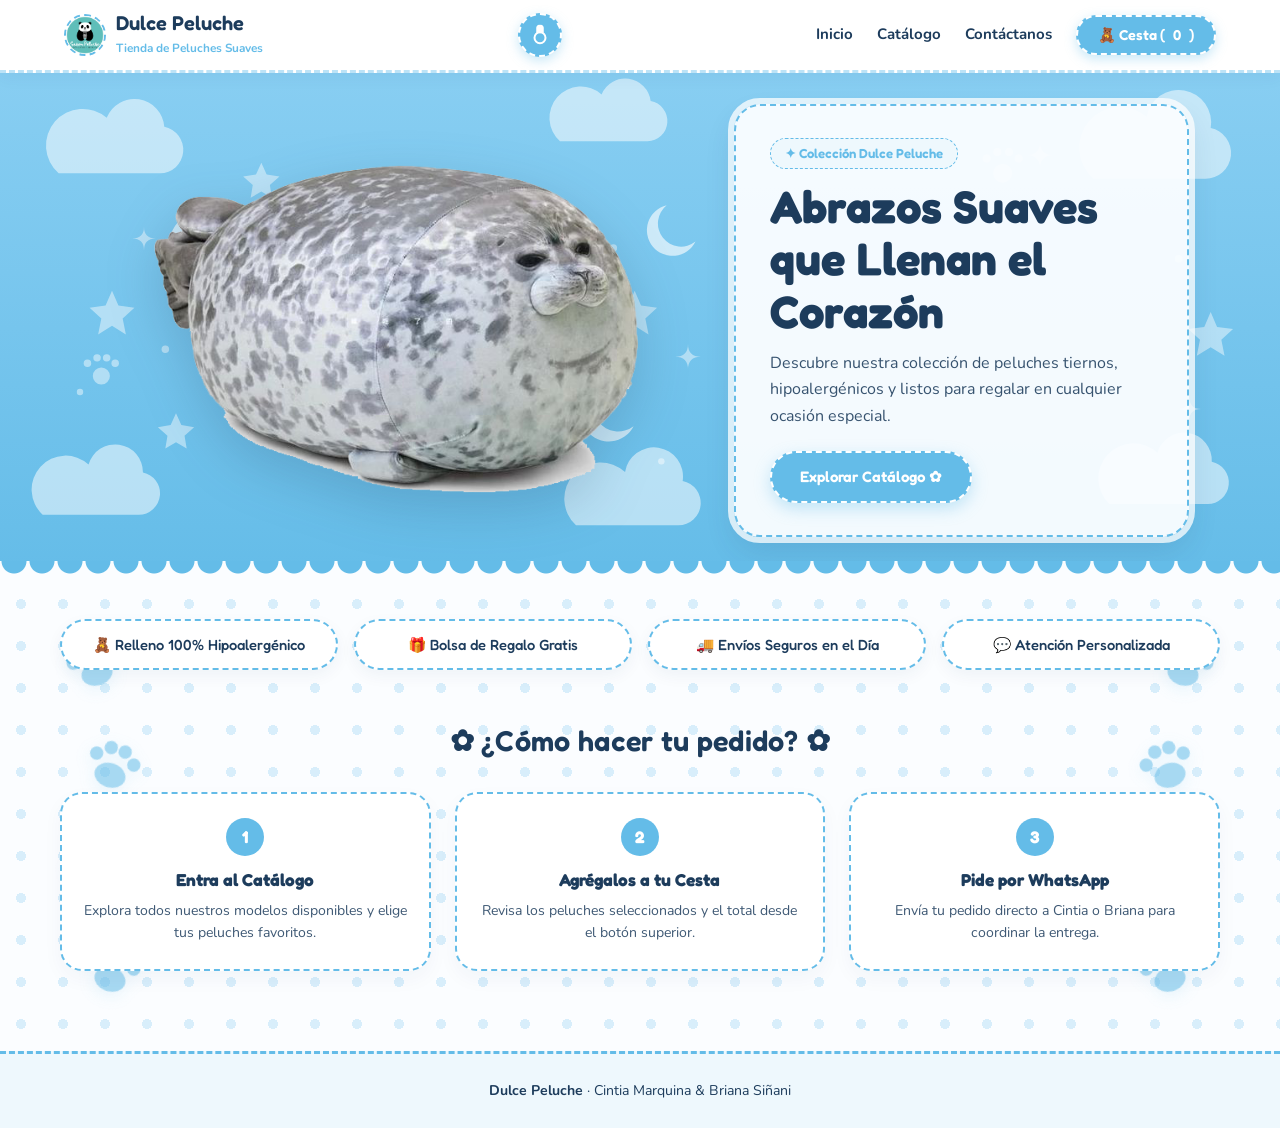
<file: index.html>
<!DOCTYPE html>
<html lang="es">
<head>
  <meta charset="UTF-8" />
  <meta name="viewport" content="width=device-width, initial-scale=1.0" />
  <title>Dulce Peluche | Tienda de Peluches Suaves</title>
  <link rel="icon" href="img/logo.png" type="image/png" />
  <link rel="preconnect" href="https://fonts.googleapis.com">
  <link rel="preconnect" href="https://fonts.gstatic.com" crossorigin>
  <link href="https://fonts.googleapis.com/css2?family=Fredoka:wght@500;600;700&family=Nunito:wght@500;600;700;800&display=swap" rel="stylesheet">
  <link rel="stylesheet" href="css/style.css" />
</head>
<body>

  <!-- BARRA SUPERIOR CON ENCAJE -->
  <header>
    <div class="nav-container">
      <a href="index.html" class="brand">
        <div class="brand-icon">
          <img src="img/logo.png" alt="Logo Dulce Peluche" />
        </div>
        <div>
          <span class="brand-name">Dulce Peluche</span>
          <span class="brand-sub">Tienda de Peluches Suaves</span>
        </div>
      </a>

      <div class="center-emblem" title="Dulce Peluche">
        <svg width="22" height="22" viewBox="0 0 24 24" fill="none" stroke="white" stroke-width="2.2" stroke-linecap="round">
          <path d="M9 9V4a2 2 0 1 1 4 0v5M15 9V4a2 2 0 1 0-4 0v5"/>
          <circle cx="12" cy="15" r="6"/>
        </svg>
      </div>

      <ul class="nav-links" style="display: flex;">
        <li><a href="index.html">Inicio</a></li>
        <li><a href="page/catalogo.html">Catálogo</a></li>
        <li><a href="page/contactame.html">Contáctanos</a></li>
        <li>
          <button class="btn-cart" onclick="toggleCart()">
            🧸 Cesta (<span id="cart-count">0</span>)
          </button>
        </li>
      </ul>
    </div>
  </header>

  <!-- HERO BANNER CELESTE CON NUBES, LUNA, ESTRELLAS Y FOCA GIGANTE -->
  <section class="hero">
    <svg class="hero-doodles" viewBox="0 0 1200 500" preserveAspectRatio="xMidYMid slice" aria-hidden="true">
      <!-- NUBES BLANCAS ESPONJOSAS -->
      <g fill="#ffffff" opacity="0.52">
        <path d="M55 105h95a22 22 0 0 0 4-43.6A28 28 0 0 0 100 53a24 24 0 0 0-45 52z"/>
        <path d="M525 75h82a19 19 0 0 0 3-37.7A24 24 0 0 0 564 31a21 21 0 0 0-39 44z"/>
        <path d="M1025 110h105a24 24 0 0 0 5-47.5A30 30 0 0 0 1075 52a26 26 0 0 0-50 58z"/>
        <path d="M40 425h90a20 20 0 0 0 4-39.6A26 26 0 0 0 83 378a22 22 0 0 0-43 47z"/>
        <path d="M540 435h96a21 21 0 0 0 4-41.6A27 27 0 0 0 586 385a23 23 0 0 0-46 50z"/>
        <path d="M1040 415h92a20 20 0 0 0 4-39.6A26 26 0 0 0 1085 367a22 22 0 0 0-45 48z"/>
      </g>

      <!-- LUNA CRECIENTE GRANDE AL LADO DE LA FOCA Y OTRA A LA DERECHA -->
      <g fill="#ffffff" opacity="0.62">
        <!-- Luna principal arriba izquierda de la foca -->
        <path d="M185 140a34 34 0 1 0 38 48 27 27 0 1 1-38-48z"/>
        <!-- Luna secundaria al centro-derecha -->
        <path d="M625 135a24 24 0 1 0 27 34 19 19 0 1 1-27-34z"/>
        <!-- Luna abajo entre la foca y la tarjeta -->
        <path d="M565 305a26 26 0 1 0 29 37 21 21 0 1 1-29-37z"/>
      </g>

      <!-- ESTRELLITAS, DESTELLOS Y HUELLITAS REPARTIDAS -->
      <g fill="#ffffff" opacity="0.45">
        <!-- Estrellas de 5 puntas -->
        <polygon points="105,215 111,229 126,231 115,241 118,256 105,248 92,256 95,241 84,231 99,229"/>
        <polygon points="245,95 250,106 262,108 253,116 255,128 245,122 235,128 237,116 228,108 240,106"/>
        <polygon points="595,215 601,229 616,231 605,241 608,256 595,248 582,256 585,241 574,231 589,229"/>
        <polygon points="1135,235 1141,249 1156,251 1145,261 1148,276 1135,268 1122,276 1125,261 1114,251 1129,249"/>
        <polygon points="165,330 170,341 182,343 173,351 175,363 165,357 155,363 157,351 148,343 160,341"/>

        <!-- Destellos brillantes (4 puntas) -->
        <path d="M235 200 Q235 215 250 215 Q235 215 235 230 Q235 215 220 215 Q235 215 235 200 Z"/>
        <path d="M135 155 Q135 166 146 166 Q135 166 135 177 Q135 166 124 166 Q135 166 135 155 Z"/>
        <path d="M645 265 Q645 277 657 277 Q645 277 645 289 Q645 277 633 277 Q645 277 645 265 Z"/>
        <path d="M975 75 Q975 88 988 88 Q975 88 975 101 Q975 88 962 88 Q975 88 975 75 Z"/>
        <path d="M1115 315 Q1115 326 1126 326 Q1115 326 1115 337 Q1115 326 1104 326 Q1115 326 1115 315 Z"/>

        <!-- Puntitos de estrellas lejanas -->
        <circle cx="155" cy="270" r="3.5"/>
        <circle cx="220" cy="145" r="3"/>
        <circle cx="575" cy="175" r="3.5"/>
        <circle cx="620" cy="375" r="3"/>
        <circle cx="1105" cy="185" r="3.5"/>
        <circle cx="75" cy="310" r="3"/>

        <!-- Huellitas cute -->
        <circle cx="95" cy="295" r="8"/><circle cx="82" cy="283" r="3.5"/><circle cx="91" cy="278" r="3.5"/><circle cx="100" cy="278" r="3.5"/><circle cx="108" cy="283" r="3.5"/>
        <circle cx="940" cy="105" r="9"/><circle cx="925" cy="91" r="4"/><circle cx="935" cy="85" r="4"/><circle cx="946" cy="85" r="4"/><circle cx="955" cy="91" r="4"/>
      </g>
    </svg>

    <div class="hero-content">
      <div class="hero-image-box">
        <img src="img/985e0abb432506d3842e09fe91f158cc.png" alt="Foca Peluche Suave" />
      </div>

      <div class="hero-text-card">
        <span class="hero-badge">✦ Colección Dulce Peluche</span>
        <h1>Abrazos Suaves que Llenan el Corazón</h1>
        <p>Descubre nuestra colección de peluches tiernos, hipoalergénicos y listos para regalar en cualquier ocasión especial.</p>
        <a href="page/catalogo.html" class="hero-btn">Explorar Catálogo ✿</a>
      </div>
    </div>

    <div class="lace-divider"></div>
  </section>

  <!-- CONTENIDO PRINCIPAL -->
  <main class="page-wrapper">

    <!-- DECORACIÓN LATERAL IZQUIERDA -->
    <div class="side-doodles side-left" aria-hidden="true">
      <div class="doodle-row">
        <svg class="doodle-paw tilt-left" viewBox="0 0 64 64"><ellipse cx="32" cy="40" rx="13" ry="10"/><circle cx="16" cy="26" r="5.5"/><circle cx="26" cy="18" r="5.5"/><circle cx="38" cy="18" r="5.5"/><circle cx="48" cy="26" r="5.5"/></svg>
        <svg class="doodle-sym tilt-right" viewBox="0 0 64 64"><path d="M32 54S10 40 10 24a12 12 0 0 1 22-6.5A12 12 0 0 1 54 24c0 16-22 30-22 30z"/></svg>
      </div>
      <div class="doodle-row shift-in">
        <svg class="doodle-sym tilt-left" viewBox="0 0 64 64"><polygon points="32,6 39,23 58,25 44,37 48,56 32,46 16,56 20,37 6,25 25,23"/></svg>
        <svg class="doodle-paw tilt-right" viewBox="0 0 64 64"><ellipse cx="32" cy="40" rx="13" ry="10"/><circle cx="16" cy="26" r="5.5"/><circle cx="26" cy="18" r="5.5"/><circle cx="38" cy="18" r="5.5"/><circle cx="48" cy="26" r="5.5"/></svg>
      </div>
      <div class="doodle-row">
        <svg class="doodle-paw tilt-left" viewBox="0 0 64 64"><ellipse cx="32" cy="40" rx="13" ry="10"/><circle cx="16" cy="26" r="5.5"/><circle cx="26" cy="18" r="5.5"/><circle cx="38" cy="18" r="5.5"/><circle cx="48" cy="26" r="5.5"/></svg>
        <svg class="doodle-sym tilt-right" viewBox="0 0 64 64"><path d="M18 46h28a10 10 0 0 0 2-19.8A13 13 0 0 0 23 23a11 11 0 0 0-5 23z"/></svg>
      </div>
      <div class="doodle-row shift-in">
        <svg class="doodle-sym tilt-left" viewBox="0 0 64 64"><path d="M32 54S10 40 10 24a12 12 0 0 1 22-6.5A12 12 0 0 1 54 24c0 16-22 30-22 30z"/></svg>
        <svg class="doodle-paw tilt-right" viewBox="0 0 64 64"><ellipse cx="32" cy="40" rx="13" ry="10"/><circle cx="16" cy="26" r="5.5"/><circle cx="26" cy="18" r="5.5"/><circle cx="38" cy="18" r="5.5"/><circle cx="48" cy="26" r="5.5"/></svg>
      </div>
    </div>

    <!-- DECORACIÓN LATERAL DERECHA -->
    <div class="side-doodles side-right" aria-hidden="true">
      <div class="doodle-row">
        <svg class="doodle-sym tilt-left" viewBox="0 0 64 64"><polygon points="32,6 39,23 58,25 44,37 48,56 32,46 16,56 20,37 6,25 25,23"/></svg>
        <svg class="doodle-paw tilt-right" viewBox="0 0 64 64"><ellipse cx="32" cy="40" rx="13" ry="10"/><circle cx="16" cy="26" r="5.5"/><circle cx="26" cy="18" r="5.5"/><circle cx="38" cy="18" r="5.5"/><circle cx="48" cy="26" r="5.5"/></svg>
      </div>
      <div class="doodle-row shift-out">
        <svg class="doodle-paw tilt-left" viewBox="0 0 64 64"><ellipse cx="32" cy="40" rx="13" ry="10"/><circle cx="16" cy="26" r="5.5"/><circle cx="26" cy="18" r="5.5"/><circle cx="38" cy="18" r="5.5"/><circle cx="48" cy="26" r="5.5"/></svg>
        <svg class="doodle-sym tilt-right" viewBox="0 0 64 64"><path d="M32 54S10 40 10 24a12 12 0 0 1 22-6.5A12 12 0 0 1 54 24c0 16-22 30-22 30z"/></svg>
      </div>
      <div class="doodle-row">
        <svg class="doodle-sym tilt-left" viewBox="0 0 64 64"><path d="M18 46h28a10 10 0 0 0 2-19.8A13 13 0 0 0 23 23a11 11 0 0 0-5 23z"/></svg>
        <svg class="doodle-paw tilt-right" viewBox="0 0 64 64"><ellipse cx="32" cy="40" rx="13" ry="10"/><circle cx="16" cy="26" r="5.5"/><circle cx="26" cy="18" r="5.5"/><circle cx="38" cy="18" r="5.5"/><circle cx="48" cy="26" r="5.5"/></svg>
      </div>
      <div class="doodle-row shift-out">
        <svg class="doodle-paw tilt-left" viewBox="0 0 64 64"><ellipse cx="32" cy="40" rx="13" ry="10"/><circle cx="16" cy="26" r="5.5"/><circle cx="26" cy="18" r="5.5"/><circle cx="38" cy="18" r="5.5"/><circle cx="48" cy="26" r="5.5"/></svg>
        <svg class="doodle-sym tilt-right" viewBox="0 0 64 64"><polygon points="32,6 39,23 58,25 44,37 48,56 32,46 16,56 20,37 6,25 25,23"/></svg>
      </div>
    </div>

    <!-- BARRITA DE BENEFICIOS -->
    <section class="perks-bar">
      <div class="perk-pill">🧸 Relleno 100% Hipoalergénico</div>
      <div class="perk-pill">🎁 Bolsa de Regalo Gratis</div>
      <div class="perk-pill">🚚 Envíos Seguros en el Día</div>
      <div class="perk-pill">💬 Atención Personalizada</div>
    </section>

    <!-- PASOS PARA PEDIR -->
    <section class="steps-section" style="margin-bottom: 0;">
      <h2 class="section-title">✿ ¿Cómo hacer tu pedido? ✿</h2>
      <div class="steps-grid">
        <div class="step-card">
          <span class="step-num">1</span>
          <h3>Entra al Catálogo</h3>
          <p>Explora todos nuestros modelos disponibles y elige tus peluches favoritos.</p>
        </div>
        <div class="step-card">
          <span class="step-num">2</span>
          <h3>Agrégalos a tu Cesta</h3>
          <p>Revisa los peluches seleccionados y el total desde el botón superior.</p>
        </div>
        <div class="step-card">
          <span class="step-num">3</span>
          <h3>Pide por WhatsApp</h3>
          <p>Envía tu pedido directo a Cintia o Briana para coordinar la entrega.</p>
        </div>
      </div>
    </section>

  </main>

  <!-- MODAL CARRITO -->
  <div class="cart-modal" id="cart-modal">
    <div class="cart-box">
      <div class="cart-header">
        <h3>🧸 Tu Cesta</h3>
        <button class="btn-close-modal" onclick="toggleCart()">✕</button>
      </div>
      <div class="cart-items" id="cart-items"></div>
      <div class="cart-total">
        <span>Total:</span>
        <span id="cart-total">Bs. 0</span>
      </div>
      <p class="cart-wa-label">Enviar pedido por WhatsApp a:</p>
      <div class="cart-wa-buttons">
        <button class="btn-whatsapp" onclick="sendWhatsApp('59163397495', 'Cintia')">💬 Cintia</button>
        <button class="btn-whatsapp alt" onclick="sendWhatsApp('59164550630', 'Briana')">💬 Briana</button>
      </div>
    </div>
  </div>

  <footer>
    <p><strong>Dulce Peluche</strong> · Cintia Marquina & Briana Siñani</p>
  </footer>

  <script src="js/main.js"></script>
  <script src="js/rutas.js"></script>
</body>
</html>
</file>
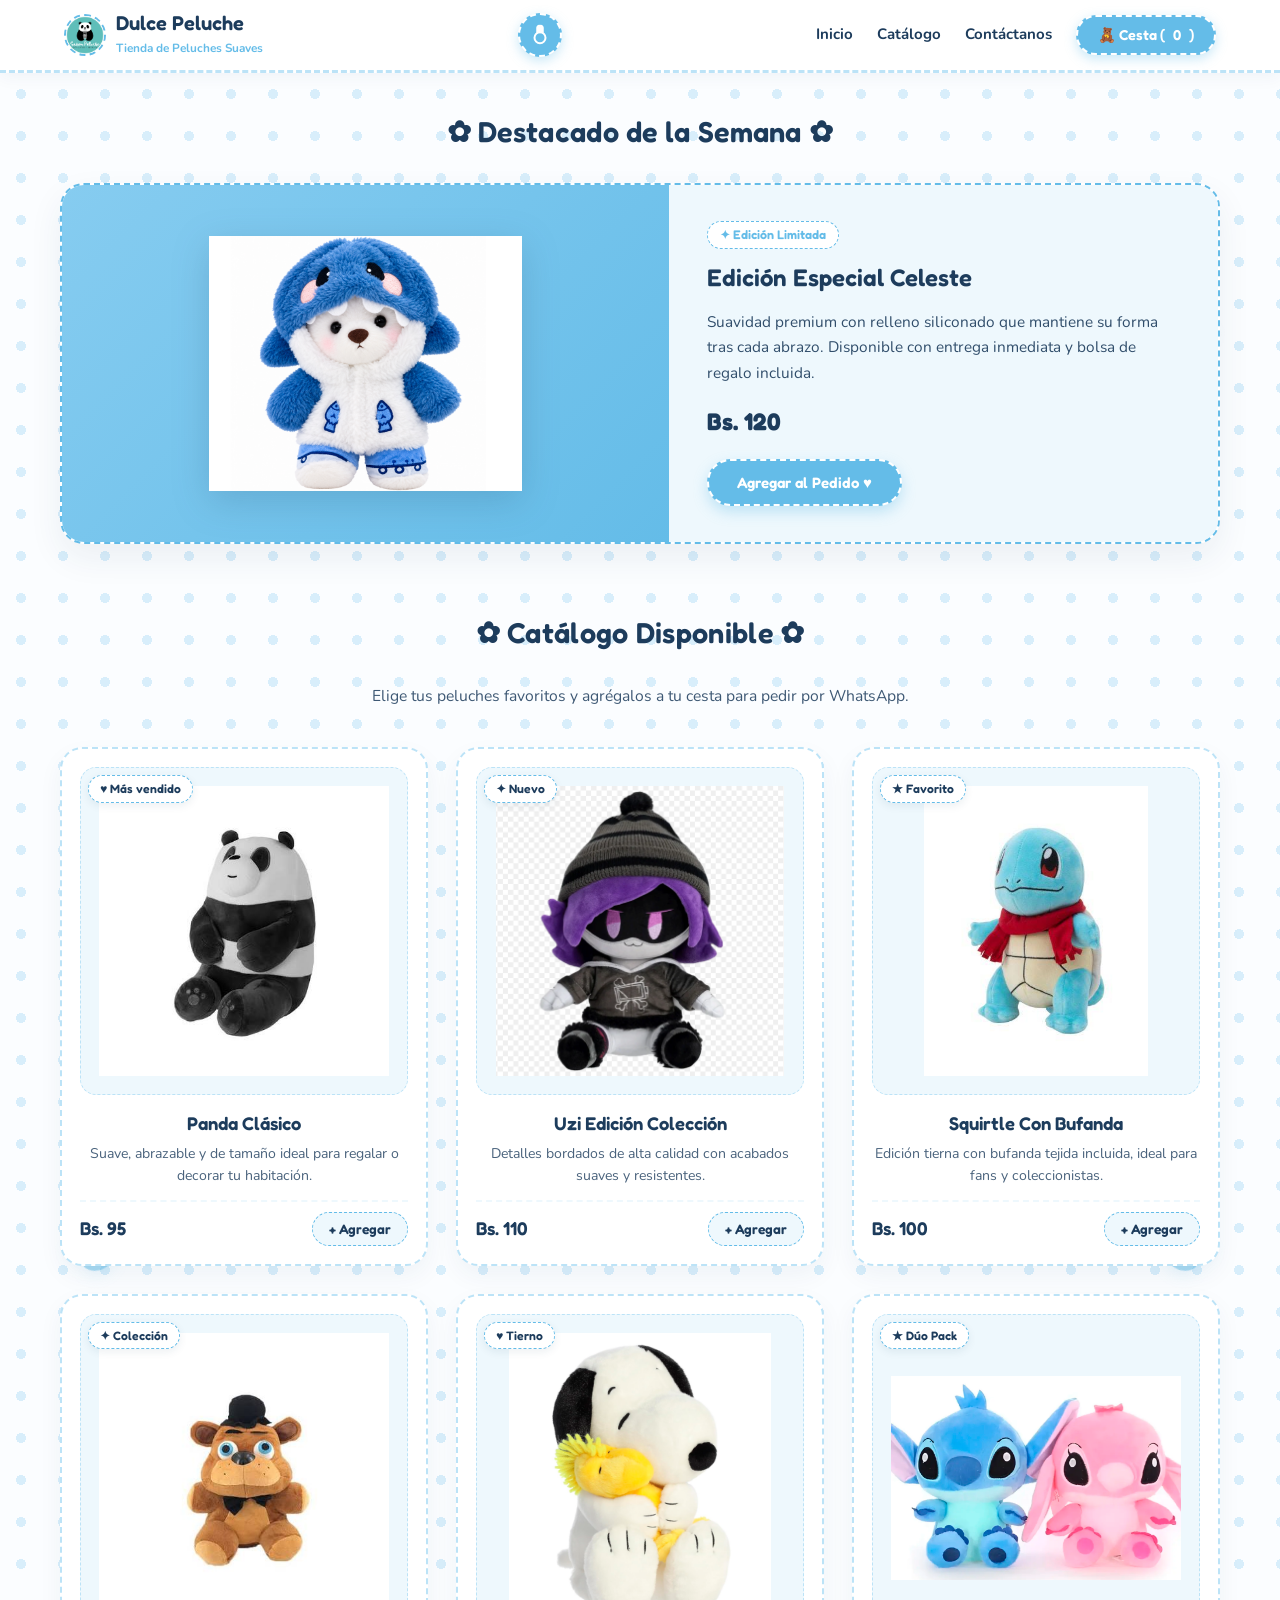
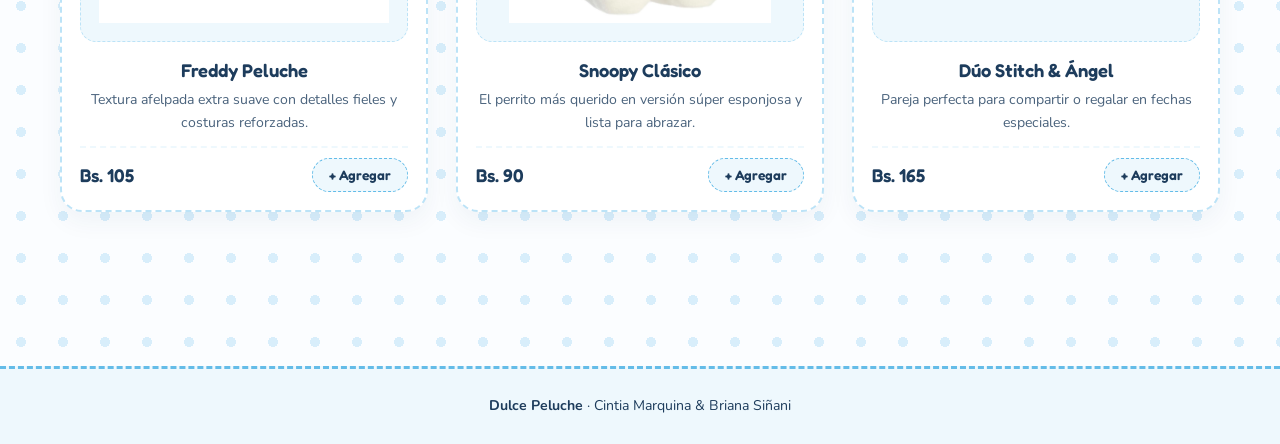
<file: page/catalogo.html>
<!DOCTYPE html>
<html lang="es">
<head>
  <meta charset="UTF-8" />
  <meta name="viewport" content="width=device-width, initial-scale=1.0" />
  <title>Catálogo | Dulce Peluche</title>
  <link rel="icon" href="../img/logo.png" type="image/png" />
  <link rel="preconnect" href="https://fonts.googleapis.com">
  <link rel="preconnect" href="https://fonts.gstatic.com" crossorigin>
  <link href="https://fonts.googleapis.com/css2?family=Fredoka:wght@500;600;700&family=Nunito:wght@500;600;700;800&display=swap" rel="stylesheet">
  <link rel="stylesheet" href="../css/style.css" />
</head>
<body>

  <!-- BARRA SUPERIOR CON ENCAJE -->
  <header>
    <div class="nav-container">
      <a href="../index.html" class="brand">
        <div class="brand-icon">
          <img src="../img/logo.png" alt="Logo Dulce Peluche" />
        </div>
        <div>
          <span class="brand-name">Dulce Peluche</span>
          <span class="brand-sub">Tienda de Peluches Suaves</span>
        </div>
      </a>

      <div class="center-emblem" title="Dulce Peluche">
        <svg width="22" height="22" viewBox="0 0 24 24" fill="none" stroke="white" stroke-width="2.2" stroke-linecap="round">
          <path d="M9 9V4a2 2 0 1 1 4 0v5M15 9V4a2 2 0 1 0-4 0v5"/>
          <circle cx="12" cy="15" r="6"/>
        </svg>
      </div>

      <ul class="nav-links" style="display: flex;">
        <li><a href="../index.html">Inicio</a></li>
        <li><a href="catalogo.html">Catálogo</a></li>
        <li><a href="contactame.html">Contáctanos</a></li>
        <li>
          <button class="btn-cart" onclick="toggleCart()">
            🧸 Cesta (<span id="cart-count">0</span>)
          </button>
        </li>
      </ul>
    </div>
  </header>

  <main class="page-wrapper">

    <!-- DECORACIÓN LATERAL IZQUIERDA -->
    <div class="side-doodles side-left" aria-hidden="true">
      <div class="doodle-row">
        <svg class="doodle-paw tilt-left" viewBox="0 0 64 64"><ellipse cx="32" cy="40" rx="13" ry="10"/><circle cx="16" cy="26" r="5.5"/><circle cx="26" cy="18" r="5.5"/><circle cx="38" cy="18" r="5.5"/><circle cx="48" cy="26" r="5.5"/></svg>
        <svg class="doodle-sym tilt-right" viewBox="0 0 64 64"><path d="M32 54S10 40 10 24a12 12 0 0 1 22-6.5A12 12 0 0 1 54 24c0 16-22 30-22 30z"/></svg>
      </div>
      <div class="doodle-row shift-in">
        <svg class="doodle-sym tilt-left" viewBox="0 0 64 64"><polygon points="32,6 39,23 58,25 44,37 48,56 32,46 16,56 20,37 6,25 25,23"/></svg>
        <svg class="doodle-paw tilt-right" viewBox="0 0 64 64"><ellipse cx="32" cy="40" rx="13" ry="10"/><circle cx="16" cy="26" r="5.5"/><circle cx="26" cy="18" r="5.5"/><circle cx="38" cy="18" r="5.5"/><circle cx="48" cy="26" r="5.5"/></svg>
      </div>
      <div class="doodle-row">
        <svg class="doodle-paw tilt-left" viewBox="0 0 64 64"><ellipse cx="32" cy="40" rx="13" ry="10"/><circle cx="16" cy="26" r="5.5"/><circle cx="26" cy="18" r="5.5"/><circle cx="38" cy="18" r="5.5"/><circle cx="48" cy="26" r="5.5"/></svg>
        <svg class="doodle-sym tilt-right" viewBox="0 0 64 64"><path d="M18 46h28a10 10 0 0 0 2-19.8A13 13 0 0 0 23 23a11 11 0 0 0-5 23z"/></svg>
      </div>
      <div class="doodle-row shift-in">
        <svg class="doodle-sym tilt-left" viewBox="0 0 64 64"><path d="M32 54S10 40 10 24a12 12 0 0 1 22-6.5A12 12 0 0 1 54 24c0 16-22 30-22 30z"/></svg>
        <svg class="doodle-paw tilt-right" viewBox="0 0 64 64"><ellipse cx="32" cy="40" rx="13" ry="10"/><circle cx="16" cy="26" r="5.5"/><circle cx="26" cy="18" r="5.5"/><circle cx="38" cy="18" r="5.5"/><circle cx="48" cy="26" r="5.5"/></svg>
      </div>
    </div>

    <!-- DECORACIÓN LATERAL DERECHA -->
    <div class="side-doodles side-right" aria-hidden="true">
      <div class="doodle-row">
        <svg class="doodle-sym tilt-left" viewBox="0 0 64 64"><polygon points="32,6 39,23 58,25 44,37 48,56 32,46 16,56 20,37 6,25 25,23"/></svg>
        <svg class="doodle-paw tilt-right" viewBox="0 0 64 64"><ellipse cx="32" cy="40" rx="13" ry="10"/><circle cx="16" cy="26" r="5.5"/><circle cx="26" cy="18" r="5.5"/><circle cx="38" cy="18" r="5.5"/><circle cx="48" cy="26" r="5.5"/></svg>
      </div>
      <div class="doodle-row shift-out">
        <svg class="doodle-paw tilt-left" viewBox="0 0 64 64"><ellipse cx="32" cy="40" rx="13" ry="10"/><circle cx="16" cy="26" r="5.5"/><circle cx="26" cy="18" r="5.5"/><circle cx="38" cy="18" r="5.5"/><circle cx="48" cy="26" r="5.5"/></svg>
        <svg class="doodle-sym tilt-right" viewBox="0 0 64 64"><path d="M32 54S10 40 10 24a12 12 0 0 1 22-6.5A12 12 0 0 1 54 24c0 16-22 30-22 30z"/></svg>
      </div>
      <div class="doodle-row">
        <svg class="doodle-sym tilt-left" viewBox="0 0 64 64"><path d="M18 46h28a10 10 0 0 0 2-19.8A13 13 0 0 0 23 23a11 11 0 0 0-5 23z"/></svg>
        <svg class="doodle-paw tilt-right" viewBox="0 0 64 64"><ellipse cx="32" cy="40" rx="13" ry="10"/><circle cx="16" cy="26" r="5.5"/><circle cx="26" cy="18" r="5.5"/><circle cx="38" cy="18" r="5.5"/><circle cx="48" cy="26" r="5.5"/></svg>
      </div>
      <div class="doodle-row shift-out">
        <svg class="doodle-paw tilt-left" viewBox="0 0 64 64"><ellipse cx="32" cy="40" rx="13" ry="10"/><circle cx="16" cy="26" r="5.5"/><circle cx="26" cy="18" r="5.5"/><circle cx="38" cy="18" r="5.5"/><circle cx="48" cy="26" r="5.5"/></svg>
        <svg class="doodle-sym tilt-right" viewBox="0 0 64 64"><polygon points="32,6 39,23 58,25 44,37 48,56 32,46 16,56 20,37 6,25 25,23"/></svg>
      </div>
    </div>

    <!-- DESTACADO DE LA SEMANA -->
    <h2 class="section-title">✿ Destacado de la Semana ✿</h2>
    <section class="featured-card" id="favorito">
      <div class="featured-media">
        <img src="../img/azulito toma 2.png" alt="Edición Especial Celeste" />
      </div>
      <div class="featured-info">
        <span class="mini-tag">✦ Edición Limitada</span>
        <h2>Edición Especial Celeste</h2>
        <p>Suavidad premium con relleno siliconado que mantiene su forma tras cada abrazo. Disponible con entrega inmediata y bolsa de regalo incluida.</p>
        <div class="featured-price">Bs. 120</div>
        <button class="btn-primary" onclick="addToCart('Edición Especial Celeste', 120)">
          Agregar al Pedido ♥
        </button>
      </div>
    </section>

    <!-- CATÁLOGO COMPLETO -->
    <h2 class="section-title">✿ Catálogo Disponible ✿</h2>
    <p class="team-subtitle">Elige tus peluches favoritos y agrégalos a tu cesta para pedir por WhatsApp.</p>

    <section class="catalog-grid">
      <!-- PRODUCTO 1 -->
      <article class="product-card">
        <span class="card-badge">♥ Más vendido</span>
        <div class="product-thumb">
          <img src="../img/panda.jpg" alt="Panda Clásico" />
        </div>
        <h3 class="product-title">Panda Clásico</h3>
        <p class="product-desc">Suave, abrazable y de tamaño ideal para regalar o decorar tu habitación.</p>
        <div class="product-footer">
          <span class="product-price">Bs. 95</span>
          <button class="btn-add" onclick="addToCart('Panda Clásico', 95)">+ Agregar</button>
        </div>
      </article>

      <!-- PRODUCTO 2 -->
      <article class="product-card">
        <span class="card-badge">✦ Nuevo</span>
        <div class="product-thumb">
          <img src="../img/uzi.png" alt="Uzi Edición Colección" />
        </div>
        <h3 class="product-title">Uzi Edición Colección</h3>
        <p class="product-desc">Detalles bordados de alta calidad con acabados suaves y resistentes.</p>
        <div class="product-footer">
          <span class="product-price">Bs. 110</span>
          <button class="btn-add" onclick="addToCart('Uzi Edición Colección', 110)">+ Agregar</button>
        </div>
      </article>

      <!-- PRODUCTO 3 -->
      <article class="product-card">
        <span class="card-badge">★ Favorito</span>
        <div class="product-thumb">
          <img src="../img/squirtle.jpg" alt="Squirtle Con Bufanda" />
        </div>
        <h3 class="product-title">Squirtle Con Bufanda</h3>
        <p class="product-desc">Edición tierna con bufanda tejida incluida, ideal para fans y coleccionistas.</p>
        <div class="product-footer">
          <span class="product-price">Bs. 100</span>
          <button class="btn-add" onclick="addToCart('Squirtle Con Bufanda', 100)">+ Agregar</button>
        </div>
      </article>

      <!-- PRODUCTO 4 -->
      <article class="product-card">
        <span class="card-badge">✦ Colección</span>
        <div class="product-thumb">
          <img src="../img/freddy.jpg" alt="Freddy Peluche" />
        </div>
        <h3 class="product-title">Freddy Peluche</h3>
        <p class="product-desc">Textura afelpada extra suave con detalles fieles y costuras reforzadas.</p>
        <div class="product-footer">
          <span class="product-price">Bs. 105</span>
          <button class="btn-add" onclick="addToCart('Freddy Peluche', 105)">+ Agregar</button>
        </div>
      </article>

      <!-- PRODUCTO 5 -->
      <article class="product-card">
        <span class="card-badge">♥ Tierno</span>
        <div class="product-thumb">
          <img src="../img/snoopy de PELUCHE.png" alt="Snoopy Clásico" />
        </div>
        <h3 class="product-title">Snoopy Clásico</h3>
        <p class="product-desc">El perrito más querido en versión súper esponjosa y lista para abrazar.</p>
        <div class="product-footer">
          <span class="product-price">Bs. 90</span>
          <button class="btn-add" onclick="addToCart('Snoopy Clásico', 90)">+ Agregar</button>
        </div>
      </article>

      <!-- PRODUCTO 6 -->
      <article class="product-card">
        <span class="card-badge">★ Dúo Pack</span>
        <div class="product-thumb">
          <img src="../img/stich's dobles.png" alt="Dúo Stitch & Ángel" />
        </div>
        <h3 class="product-title">Dúo Stitch & Ángel</h3>
        <p class="product-desc">Pareja perfecta para compartir o regalar en fechas especiales.</p>
        <div class="product-footer">
          <span class="product-price">Bs. 165</span>
          <button class="btn-add" onclick="addToCart('Dúo Stitch & Ángel', 165)">+ Agregar</button>
        </div>
      </article>
    </section>

  </main>

  <!-- MODAL CARRITO -->
  <div class="cart-modal" id="cart-modal">
    <div class="cart-box">
      <div class="cart-header">
        <h3>🧸 Tu Cesta</h3>
        <button class="btn-close-modal" onclick="toggleCart()">✕</button>
      </div>
      <div class="cart-items" id="cart-items"></div>
      <div class="cart-total">
        <span>Total:</span>
        <span id="cart-total">Bs. 0</span>
      </div>
      <p class="cart-wa-label">Enviar pedido por WhatsApp a:</p>
      <div class="cart-wa-buttons">
        <button class="btn-whatsapp" onclick="sendWhatsApp('59163397495', 'Cintia')">💬 Cintia</button>
        <button class="btn-whatsapp alt" onclick="sendWhatsApp('59164550630', 'Briana')">💬 Briana</button>
      </div>
    </div>
  </div>

  <footer>
    <p><strong>Dulce Peluche</strong> · Cintia Marquina & Briana Siñani</p>
  </footer>

  <script src="../js/main.js"></script>
  <script src="../js/rutas.js"></script>
</body>
</html>
</file>
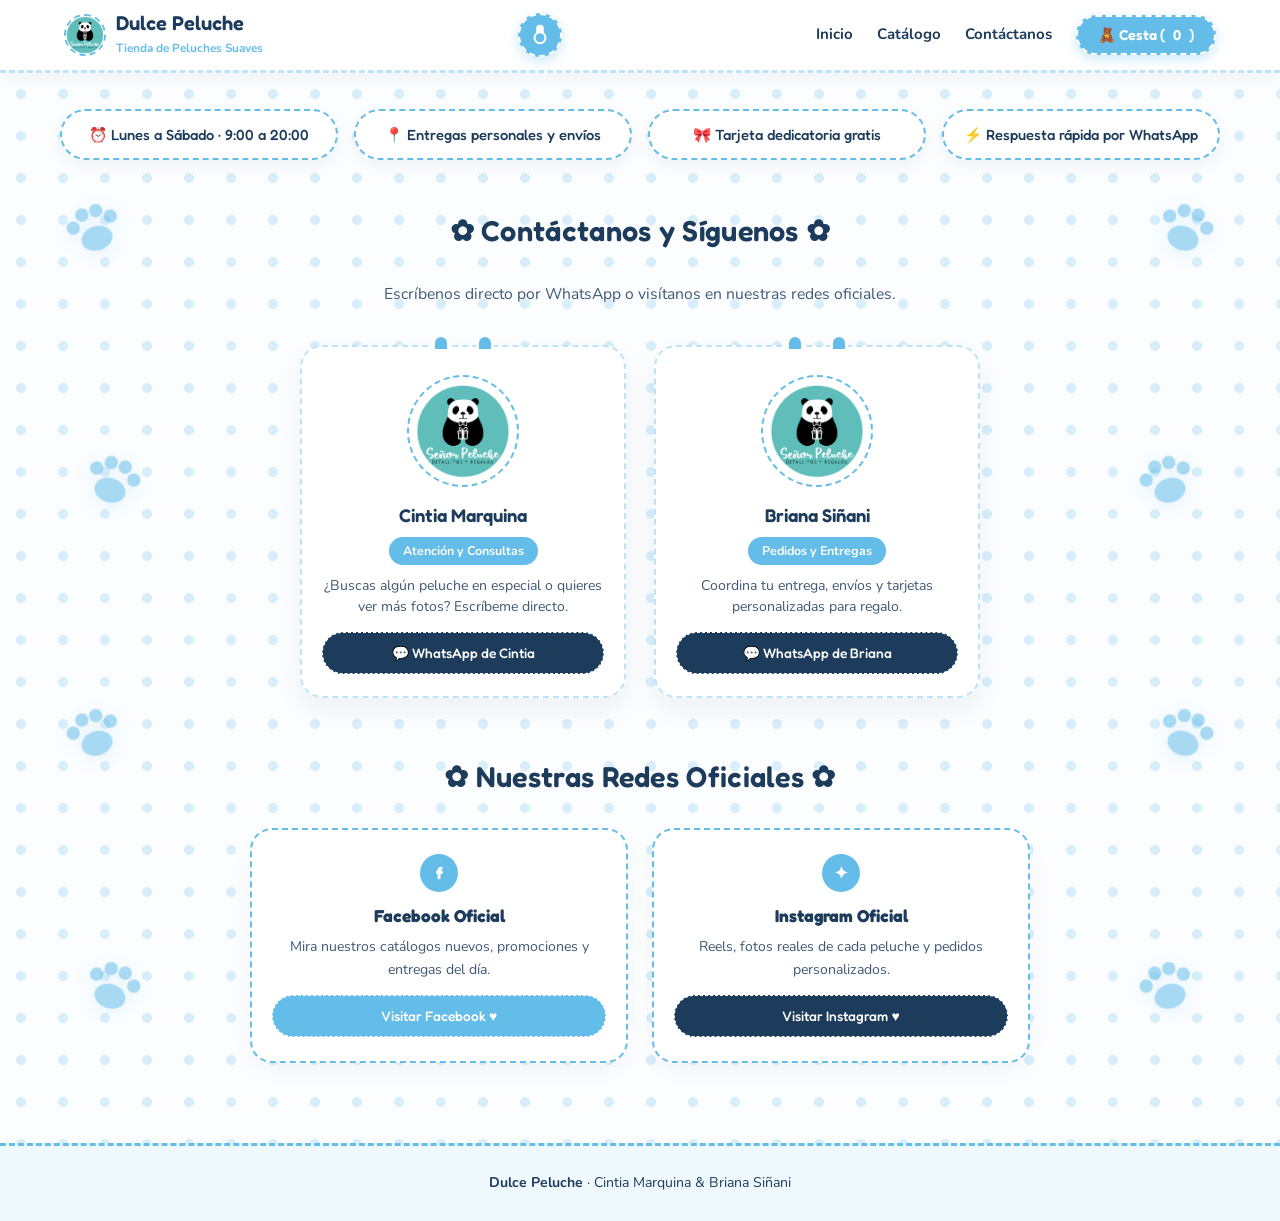
<file: page/contactame.html>
<!DOCTYPE html>
<html lang="es">
<head>
  <meta charset="UTF-8" />
  <meta name="viewport" content="width=device-width, initial-scale=1.0" />
  <title>Contáctanos | Dulce Peluche</title>
  <link rel="icon" href="../img/logo.png" type="image/png" />
  <link rel="preconnect" href="https://fonts.googleapis.com">
  <link rel="preconnect" href="https://fonts.gstatic.com" crossorigin>
  <link href="https://fonts.googleapis.com/css2?family=Fredoka:wght@500;600;700&family=Nunito:wght@500;600;700;800&display=swap" rel="stylesheet">
  <link rel="stylesheet" href="../css/style.css" />
</head>
<body>

  <!-- BARRA SUPERIOR CON BORDE DE ENCAJE -->
  <header>
    <div class="nav-container">
      <a href="../index.html" class="brand">
        <div class="brand-icon">
          <img src="../img/logo.png" alt="Logo Dulce Peluche" />
        </div>
        <div>
          <span class="brand-name">Dulce Peluche</span>
          <span class="brand-sub">Tienda de Peluches Suaves</span>
        </div>
      </a>

      <div class="center-emblem" title="Dulce Peluche">
        <svg width="22" height="22" viewBox="0 0 24 24" fill="none" stroke="white" stroke-width="2.2" stroke-linecap="round">
          <path d="M9 9V4a2 2 0 1 1 4 0v5M15 9V4a2 2 0 1 0-4 0v5"/>
          <circle cx="12" cy="15" r="6"/>
        </svg>
      </div>

      <ul class="nav-links" style="display: flex;">
        <li><a href="../index.html">Inicio</a></li>
        <li><a href="catalogo.html">Catálogo</a></li>
        <li><a href="contactame.html">Contáctanos</a></li>
        <li>
          <button class="btn-cart" onclick="toggleCart()">
            🧸 Cesta (<span id="cart-count">0</span>)
          </button>
        </li>
      </ul>
    </div>
  </header>

  <main class="page-wrapper">

    <!-- DECORACIÓN LATERAL IZQUIERDA -->
    <div class="side-doodles side-left" aria-hidden="true">
      <div class="doodle-row">
        <svg class="doodle-paw tilt-left" viewBox="0 0 64 64"><ellipse cx="32" cy="40" rx="13" ry="10"/><circle cx="16" cy="26" r="5.5"/><circle cx="26" cy="18" r="5.5"/><circle cx="38" cy="18" r="5.5"/><circle cx="48" cy="26" r="5.5"/></svg>
        <svg class="doodle-sym tilt-right" viewBox="0 0 64 64"><path d="M32 54S10 40 10 24a12 12 0 0 1 22-6.5A12 12 0 0 1 54 24c0 16-22 30-22 30z"/></svg>
      </div>
      <div class="doodle-row shift-in">
        <svg class="doodle-sym tilt-left" viewBox="0 0 64 64"><polygon points="32,6 39,23 58,25 44,37 48,56 32,46 16,56 20,37 6,25 25,23"/></svg>
        <svg class="doodle-paw tilt-right" viewBox="0 0 64 64"><ellipse cx="32" cy="40" rx="13" ry="10"/><circle cx="16" cy="26" r="5.5"/><circle cx="26" cy="18" r="5.5"/><circle cx="38" cy="18" r="5.5"/><circle cx="48" cy="26" r="5.5"/></svg>
      </div>
      <div class="doodle-row">
        <svg class="doodle-paw tilt-left" viewBox="0 0 64 64"><ellipse cx="32" cy="40" rx="13" ry="10"/><circle cx="16" cy="26" r="5.5"/><circle cx="26" cy="18" r="5.5"/><circle cx="38" cy="18" r="5.5"/><circle cx="48" cy="26" r="5.5"/></svg>
        <svg class="doodle-sym tilt-right" viewBox="0 0 64 64"><path d="M18 46h28a10 10 0 0 0 2-19.8A13 13 0 0 0 23 23a11 11 0 0 0-5 23z"/></svg>
      </div>
      <div class="doodle-row shift-in">
        <svg class="doodle-sym tilt-left" viewBox="0 0 64 64"><path d="M32 54S10 40 10 24a12 12 0 0 1 22-6.5A12 12 0 0 1 54 24c0 16-22 30-22 30z"/></svg>
        <svg class="doodle-paw tilt-right" viewBox="0 0 64 64"><ellipse cx="32" cy="40" rx="13" ry="10"/><circle cx="16" cy="26" r="5.5"/><circle cx="26" cy="18" r="5.5"/><circle cx="38" cy="18" r="5.5"/><circle cx="48" cy="26" r="5.5"/></svg>
      </div>
    </div>

    <!-- DECORACIÓN LATERAL DERECHA -->
    <div class="side-doodles side-right" aria-hidden="true">
      <div class="doodle-row">
        <svg class="doodle-sym tilt-left" viewBox="0 0 64 64"><polygon points="32,6 39,23 58,25 44,37 48,56 32,46 16,56 20,37 6,25 25,23"/></svg>
        <svg class="doodle-paw tilt-right" viewBox="0 0 64 64"><ellipse cx="32" cy="40" rx="13" ry="10"/><circle cx="16" cy="26" r="5.5"/><circle cx="26" cy="18" r="5.5"/><circle cx="38" cy="18" r="5.5"/><circle cx="48" cy="26" r="5.5"/></svg>
      </div>
      <div class="doodle-row shift-out">
        <svg class="doodle-paw tilt-left" viewBox="0 0 64 64"><ellipse cx="32" cy="40" rx="13" ry="10"/><circle cx="16" cy="26" r="5.5"/><circle cx="26" cy="18" r="5.5"/><circle cx="38" cy="18" r="5.5"/><circle cx="48" cy="26" r="5.5"/></svg>
        <svg class="doodle-sym tilt-right" viewBox="0 0 64 64"><path d="M32 54S10 40 10 24a12 12 0 0 1 22-6.5A12 12 0 0 1 54 24c0 16-22 30-22 30z"/></svg>
      </div>
      <div class="doodle-row">
        <svg class="doodle-sym tilt-left" viewBox="0 0 64 64"><path d="M18 46h28a10 10 0 0 0 2-19.8A13 13 0 0 0 23 23a11 11 0 0 0-5 23z"/></svg>
        <svg class="doodle-paw tilt-right" viewBox="0 0 64 64"><ellipse cx="32" cy="40" rx="13" ry="10"/><circle cx="16" cy="26" r="5.5"/><circle cx="26" cy="18" r="5.5"/><circle cx="38" cy="18" r="5.5"/><circle cx="48" cy="26" r="5.5"/></svg>
      </div>
      <div class="doodle-row shift-out">
        <svg class="doodle-paw tilt-left" viewBox="0 0 64 64"><ellipse cx="32" cy="40" rx="13" ry="10"/><circle cx="16" cy="26" r="5.5"/><circle cx="26" cy="18" r="5.5"/><circle cx="38" cy="18" r="5.5"/><circle cx="48" cy="26" r="5.5"/></svg>
        <svg class="doodle-sym tilt-right" viewBox="0 0 64 64"><polygon points="32,6 39,23 58,25 44,37 48,56 32,46 16,56 20,37 6,25 25,23"/></svg>
      </div>
    </div>

    <!-- BARRITA SUPERIOR DE INFO -->
    <section class="perks-bar">
      <div class="perk-pill">⏰ Lunes a Sábado · 9:00 a 20:00</div>
      <div class="perk-pill">📍 Entregas personales y envíos</div>
      <div class="perk-pill">🎀 Tarjeta dedicatoria gratis</div>
      <div class="perk-pill">⚡ Respuesta rápida por WhatsApp</div>
    </section>

    <h2 class="section-title">✿ Contáctanos y Síguenos ✿</h2>
    <p class="team-subtitle">Escríbenos directo por WhatsApp o visítanos en nuestras redes oficiales.</p>

    <div class="team-grid">
      <article class="team-card">
        <div class="team-ears"><span></span><span></span></div>
        <div class="team-avatar">
          <img src="../img/logo.png" alt="Cintia Marquina" />
        </div>
        <h3 class="team-name">Cintia Marquina</h3>
        <span class="team-role">Atención y Consultas</span>
        <p class="team-bio">¿Buscas algún peluche en especial o quieres ver más fotos? Escríbeme directo.</p>
        <a href="https://wa.me/59163397495?text=Hola%20Cintia!%20Vengo%20de%20la%20p%C3%A1gina%20Dulce%20Peluche." target="_blank" class="btn-wa-card">💬 WhatsApp de Cintia</a>
      </article>

      <article class="team-card">
        <div class="team-ears"><span></span><span></span></div>
        <div class="team-avatar">
          <img src="../img/logo.png" alt="Briana Siñani" />
        </div>
        <h3 class="team-name">Briana Siñani</h3>
        <span class="team-role">Pedidos y Entregas</span>
        <p class="team-bio">Coordina tu entrega, envíos y tarjetas personalizadas para regalo.</p>
        <a href="https://wa.me/59164550630?text=Hola%20Briana!%20Vengo%20de%20la%20p%C3%A1gina%20Dulce%20Peluche." target="_blank" class="btn-wa-card">💬 WhatsApp de Briana</a>
      </article>
    </div>

    <!-- REDES SOCIALES OFICIALES -->
    <section class="steps-section" style="margin-top: 56px; margin-bottom: 0;">
      <h2 class="section-title">✿ Nuestras Redes Oficiales ✿</h2>
      <div class="steps-grid" style="max-width: 780px; margin: 0 auto; grid-template-columns: repeat(2, 1fr);">
        <div class="step-card">
          <span class="step-num">f</span>
          <h3>Facebook Oficial</h3>
          <p style="margin-bottom: 14px;">Mira nuestros catálogos nuevos, promociones y entregas del día.</p>
          <a href="https://www.facebook.com/" target="_blank" class="btn-wa-card" style="background: var(--celeste);">Visitar Facebook ♥</a>
        </div>
        <div class="step-card">
          <span class="step-num">✦</span>
          <h3>Instagram Oficial</h3>
          <p style="margin-bottom: 14px;">Reels, fotos reales de cada peluche y pedidos personalizados.</p>
          <a href="https://www.instagram.com/" target="_blank" class="btn-wa-card">Visitar Instagram ♥</a>
        </div>
      </div>
    </section>

  </main>

  <!-- MODAL CARRITO -->
  <div class="cart-modal" id="cart-modal">
    <div class="cart-box">
      <div class="cart-header">
        <h3>🧸 Tu Cesta</h3>
        <button class="btn-close-modal" onclick="toggleCart()">✕</button>
      </div>
      <div class="cart-items" id="cart-items"></div>
      <div class="cart-total">
        <span>Total:</span>
        <span id="cart-total">Bs. 0</span>
      </div>
      <p class="cart-wa-label">Enviar pedido por WhatsApp a:</p>
      <div class="cart-wa-buttons">
        <button class="btn-whatsapp" onclick="sendWhatsApp('59163397495', 'Cintia')">💬 Cintia</button>
        <button class="btn-whatsapp alt" onclick="sendWhatsApp('59164550630', 'Briana')">💬 Briana</button>
      </div>
    </div>
  </div>

  <footer>
    <p><strong>Dulce Peluche</strong> · Cintia Marquina & Briana Siñani</p>
  </footer>

  <script src="../js/main.js"></script>
  <script src="../js/rutas.js"></script>
</body>
</html>
</file>
<file: css/style.css>
/* PALETA ESTRICTA DE 3 COLORES: CELESTE, BLANCO Y AZUL MARINO */
:root {
  --celeste: #64bce8;
  --celeste-medio: #bce3f7;
  --celeste-claro: #eef8fd;
  --blanco: #fbfdff;
  --blanco-puro: #ffffff;
  --azul-oscuro: #1d3c5c;
}

* {
  box-sizing: border-box;
  margin: 0;
  padding: 0;
}

body {
  font-family: 'Nunito', sans-serif;
  color: var(--azul-oscuro);
  background-color: var(--blanco);
  overflow-x: hidden;
  line-height: 1.6;
}

/* ================= NAVBAR SUPERIOR CON ENCAJE ================= */
header {
  position: sticky;
  top: 0;
  z-index: 100;
  background: var(--blanco-puro);
  border-bottom: 3px dashed var(--celeste-medio);
  padding: 12px 5%;
  box-shadow: 0 4px 16px rgba(29, 60, 92, 0.05);
}

.nav-container {
  max-width: 1180px;
  margin: 0 auto;
  display: flex;
  align-items: center;
  justify-content: space-between;
  gap: 16px;
}

.brand {
  display: flex;
  align-items: center;
  gap: 10px;
  text-decoration: none;
  color: var(--azul-oscuro);
}

.brand-icon {
  width: 42px;
  height: 42px;
  border-radius: 50%;
  background: var(--blanco-puro);
  border: 2px dashed var(--celeste);
  display: flex;
  align-items: center;
  justify-content: center;
  overflow: hidden;
  flex-shrink: 0;
}

.brand-icon img {
  width: 100%;
  height: 100%;
  object-fit: contain;
}

.brand-name {
  font-family: 'Fredoka', sans-serif;
  font-weight: 600;
  font-size: 1.25rem;
  line-height: 1.1;
  color: var(--azul-oscuro);
}

.brand-sub {
  display: block;
  font-size: 0.74rem;
  color: var(--celeste);
  font-weight: 700;
}

.nav-links {
  display: flex;
  align-items: center;
  gap: 24px;
  list-style: none;
}

.nav-links a {
  text-decoration: none;
  color: var(--azul-oscuro);
  font-size: 0.94rem;
  font-weight: 700;
  transition: color 0.2s;
}

.nav-links a:hover {
  color: var(--celeste);
}

.center-emblem {
  width: 44px;
  height: 44px;
  border-radius: 50%;
  background: var(--celeste);
  border: 2px dashed var(--blanco-puro);
  display: grid;
  place-items: center;
  box-shadow: 0 4px 12px rgba(100, 188, 232, 0.35);
  flex-shrink: 0;
}

.btn-cart {
  background: var(--celeste);
  color: var(--blanco-puro);
  border: 2px dashed var(--blanco-puro);
  padding: 9px 20px;
  border-radius: 999px;
  font-family: 'Fredoka', sans-serif;
  font-weight: 600;
  font-size: 0.9rem;
  cursor: pointer;
  display: flex;
  align-items: center;
  gap: 8px;
  box-shadow: 0 4px 12px rgba(100, 188, 232, 0.35);
  transition: background 0.2s, transform 0.15s;
}

.btn-cart:hover {
  background: var(--azul-oscuro);
  transform: translateY(-1px);
}

/* ================= HERO BANNER CUTE CON FOCA GRANDE ================= */
.hero {
  position: relative;
  background: linear-gradient(180deg, #88cef2 0%, var(--celeste) 100%);
  min-height: 500px;
  display: flex;
  flex-direction: column;
  justify-content: space-between;
  overflow: hidden;
}

.hero-doodles {
  position: absolute;
  inset: 0;
  width: 100%;
  height: 100%;
  pointer-events: none;
  z-index: 1;
}

.hero-content {
  position: relative;
  z-index: 2;
  max-width: 1200px;
  width: 100%;
  margin: 0 auto;
  padding: 28px 4% 20px;
  display: grid;
  grid-template-columns: 1.15fr 0.85fr;
  align-items: center;
  gap: 28px;
  flex: 1;
}

.hero-image-box {
  display: flex;
  justify-content: center;
  align-items: center;
}

.hero-image-box img {
  max-height: 440px;
  width: 100%;
  max-width: 520px;
  object-fit: contain;
  filter: drop-shadow(0 16px 24px rgba(29, 60, 92, 0.2));
  transform: scale(1.06);
}

.hero-text-card {
  background: rgba(251, 253, 255, 0.95);
  border-radius: 26px;
  padding: 32px 34px;
  border: 2px dashed var(--celeste);
  outline: 6px solid rgba(255, 255, 255, 0.75);
  box-shadow: 0 14px 30px rgba(29, 60, 92, 0.12);
}

.hero-badge {
  display: inline-block;
  background: var(--celeste-claro);
  color: var(--celeste);
  font-family: 'Fredoka', sans-serif;
  font-size: 0.82rem;
  font-weight: 600;
  padding: 4px 14px;
  border-radius: 999px;
  border: 1.5px dashed var(--celeste);
  margin-bottom: 12px;
}

.hero-text-card h1 {
  font-family: 'Fredoka', sans-serif;
  font-size: clamp(2rem, 3.6vw, 2.85rem);
  font-weight: 700;
  line-height: 1.15;
  color: var(--azul-oscuro);
  margin-bottom: 12px;
}

.hero-text-card p {
  font-size: 1rem;
  line-height: 1.65;
  color: var(--azul-oscuro);
  opacity: 0.88;
  margin-bottom: 22px;
}

.hero-btn {
  display: inline-block;
  background: var(--celeste);
  color: var(--blanco-puro);
  font-family: 'Fredoka', sans-serif;
  font-weight: 600;
  text-decoration: none;
  padding: 12px 28px;
  border-radius: 999px;
  border: 2px dashed var(--blanco-puro);
  font-size: 0.95rem;
  box-shadow: 0 6px 16px rgba(100, 188, 232, 0.35);
  transition: background 0.2s, transform 0.2s;
}

.hero-btn:hover {
  background: var(--azul-oscuro);
  transform: translateY(-2px);
}

.lace-divider {
  position: relative;
  z-index: 2;
  height: 22px;
  width: 100%;
  background-color: var(--blanco);
  background-image: radial-gradient(circle at 14px 0px, var(--celeste) 12px, transparent 13px);
  background-size: 28px 22px;
}

/* ================= CONTENIDO PRINCIPAL CON HUELLITAS BIEN VISIBLES ================= */
.page-wrapper {
  position: relative;
  background-color: var(--blanco);
  background-image: radial-gradient(#d8eefb 5px, transparent 5px);
  background-size: 42px 42px;
  padding: 36px 4% 80px;
  overflow: hidden;
}

.side-doodles {
  position: absolute;
  top: 30px;
  bottom: 30px;
  width: 240px;
  display: flex;
  flex-direction: column;
  justify-content: space-around;
  pointer-events: none;
  z-index: 1;
}

.side-left {
  left: 1.5%;
}

.side-right {
  right: 1.5%;
}

.doodle-row {
  display: flex;
  align-items: center;
  justify-content: space-between;
  padding: 0 12px;
}

.doodle-row.shift-in {
  padding-left: 38px;
  padding-right: 0;
}

.doodle-row.shift-out {
  padding-left: 0;
  padding-right: 38px;
}

.doodle-paw {
  width: 78px;
  height: 78px;
  fill: var(--celeste);
  opacity: 0.55;
  filter: drop-shadow(0 4px 8px rgba(100, 188, 232, 0.25));
}

.doodle-sym {
  width: 54px;
  height: 54px;
  fill: #98d3f2;
  opacity: 0.72;
}

.tilt-left {
  transform: rotate(-18deg);
}

.tilt-right {
  transform: rotate(18deg);
}

.perks-bar,
.section-title,
.featured-card,
.catalog-grid,
.steps-section,
.team-section {
  position: relative;
  z-index: 2;
}

/* ================= BARRITA CUTE DE BENEFICIOS ================= */
.perks-bar {
  max-width: 1160px;
  margin: 0 auto 48px;
  display: grid;
  grid-template-columns: repeat(4, 1fr);
  gap: 16px;
}

.perk-pill {
  background: var(--blanco-puro);
  border: 2px dashed var(--celeste);
  border-radius: 999px;
  padding: 12px 16px;
  text-align: center;
  font-family: 'Fredoka', sans-serif;
  font-size: 0.92rem;
  font-weight: 500;
  color: var(--azul-oscuro);
  box-shadow: 0 6px 16px rgba(29, 60, 92, 0.05);
}

.section-title {
  text-align: center;
  font-family: 'Fredoka', sans-serif;
  font-size: 1.8rem;
  font-weight: 600;
  color: var(--azul-oscuro);
  margin-bottom: 28px;
  letter-spacing: 0.3px;
}

/* ================= SECCIÓN DESTACADA CON ENCAJE ================= */
.featured-card {
  max-width: 1160px;
  margin: 0 auto 66px;
  display: grid;
  grid-template-columns: 1.05fr 0.95fr;
  background: var(--blanco-puro);
  border-radius: 24px;
  overflow: hidden;
  border: 2.5px dashed var(--celeste);
  box-shadow: 0 14px 34px rgba(29, 60, 92, 0.07);
}

.featured-media {
  background: linear-gradient(135deg, #86ccf0 0%, var(--celeste) 100%);
  display: flex;
  align-items: center;
  justify-content: center;
  padding: 28px;
  min-height: 310px;
}

.featured-media img {
  max-height: 255px;
  width: auto;
  max-width: 100%;
  object-fit: contain;
  filter: drop-shadow(0 10px 18px rgba(29, 60, 92, 0.18));
}

.featured-info {
  background: var(--celeste-claro);
  padding: 36px 38px;
  display: flex;
  flex-direction: column;
  justify-content: center;
}

.mini-tag {
  align-self: flex-start;
  background: var(--blanco-puro);
  color: var(--celeste);
  border: 1.5px dashed var(--celeste);
  font-family: 'Fredoka', sans-serif;
  font-size: 0.78rem;
  font-weight: 600;
  padding: 3px 12px;
  border-radius: 999px;
  margin-bottom: 10px;
}

.featured-info h2 {
  font-family: 'Fredoka', sans-serif;
  font-size: 1.5rem;
  font-weight: 600;
  color: var(--azul-oscuro);
  margin-bottom: 12px;
}

.featured-info p {
  font-size: 0.96rem;
  line-height: 1.65;
  color: var(--azul-oscuro);
  opacity: 0.9;
  margin-bottom: 18px;
}

.featured-price {
  font-family: 'Fredoka', sans-serif;
  font-size: 1.5rem;
  font-weight: 700;
  color: var(--azul-oscuro);
  margin-bottom: 18px;
}

.btn-primary {
  align-self: flex-start;
  background: var(--celeste);
  color: var(--blanco-puro);
  border: 2px dashed var(--blanco-puro);
  padding: 12px 28px;
  border-radius: 999px;
  font-family: 'Fredoka', sans-serif;
  font-weight: 600;
  font-size: 0.94rem;
  cursor: pointer;
  box-shadow: 0 6px 14px rgba(100, 188, 232, 0.35);
  transition: background 0.2s, transform 0.15s;
}

.btn-primary:hover {
  background: var(--azul-oscuro);
  transform: translateY(-2px);
}

/* ================= CATÁLOGO 3 COLUMNAS CON ENCAJE ================= */
.catalog-grid {
  max-width: 1160px;
  margin: 0 auto 74px;
  display: grid;
  grid-template-columns: repeat(3, 1fr);
  gap: 28px;
}

.product-card {
  position: relative;
  background: var(--blanco-puro);
  border-radius: 22px;
  padding: 18px;
  border: 2px dashed var(--celeste-medio);
  box-shadow: 0 10px 24px rgba(29, 60, 92, 0.05);
  text-align: center;
  transition: transform 0.2s, border-color 0.2s;
}

.product-card:hover {
  transform: translateY(-4px);
  border-color: var(--celeste);
}

.card-badge {
  position: absolute;
  top: 26px;
  left: 26px;
  z-index: 3;
  background: var(--blanco-puro);
  color: var(--azul-oscuro);
  border: 1.5px dashed var(--celeste);
  font-family: 'Fredoka', sans-serif;
  font-size: 0.76rem;
  font-weight: 600;
  padding: 3px 11px;
  border-radius: 999px;
  box-shadow: 0 3px 8px rgba(29, 60, 92, 0.08);
}

.product-thumb {
  aspect-ratio: 1 / 1;
  border-radius: 16px;
  background: var(--celeste-claro);
  border: 1.5px dashed var(--celeste-medio);
  display: flex;
  align-items: center;
  justify-content: center;
  padding: 18px;
  margin-bottom: 14px;
  overflow: hidden;
}

.product-thumb img {
  width: 100%;
  height: 100%;
  object-fit: contain;
  transition: transform 0.25s;
}

.product-card:hover .product-thumb img {
  transform: scale(1.05);
}

.product-title {
  font-family: 'Fredoka', sans-serif;
  font-size: 1.15rem;
  font-weight: 600;
  color: var(--azul-oscuro);
  margin-bottom: 4px;
}

.product-desc {
  font-size: 0.88rem;
  color: var(--azul-oscuro);
  opacity: 0.8;
  margin-bottom: 12px;
}

.product-footer {
  display: flex;
  align-items: center;
  justify-content: space-between;
  padding-top: 10px;
  border-top: 2px dashed var(--celeste-claro);
}

.product-price {
  font-family: 'Fredoka', sans-serif;
  font-weight: 600;
  font-size: 1.15rem;
  color: var(--azul-oscuro);
}

.btn-add {
  background: var(--celeste-claro);
  color: var(--azul-oscuro);
  border: 1.5px dashed var(--celeste);
  padding: 8px 16px;
  border-radius: 999px;
  font-family: 'Fredoka', sans-serif;
  font-weight: 600;
  font-size: 0.86rem;
  cursor: pointer;
  transition: background 0.2s, color 0.2s;
}

.btn-add:hover {
  background: var(--celeste);
  color: var(--blanco-puro);
}

/* ================= PASOS PARA PEDIR ================= */
.steps-section {
  max-width: 1160px;
  margin: 0 auto 74px;
}

.steps-grid {
  display: grid;
  grid-template-columns: repeat(3, 1fr);
  gap: 24px;
}

.step-card {
  background: var(--blanco-puro);
  border: 2px dashed var(--celeste);
  border-radius: 22px;
  padding: 24px 20px;
  text-align: center;
  box-shadow: 0 8px 20px rgba(29, 60, 92, 0.04);
}

.step-num {
  display: inline-grid;
  place-items: center;
  width: 38px;
  height: 38px;
  border-radius: 50%;
  background: var(--celeste);
  color: var(--blanco-puro);
  font-family: 'Fredoka', sans-serif;
  font-weight: 700;
  font-size: 1.05rem;
  margin-bottom: 10px;
}

.step-card h3 {
  font-family: 'Fredoka', sans-serif;
  font-size: 1.08rem;
  color: var(--azul-oscuro);
  margin-bottom: 6px;
}

.step-card p {
  font-size: 0.88rem;
  color: var(--azul-oscuro);
  opacity: 0.85;
}

/* ================= SECCIÓN EQUIPO (DÚO DE 2) ================= */
.team-section {
  max-width: 1160px;
  margin: 0 auto;
  padding-top: 8px;
}

.team-section .section-title {
  margin-bottom: 8px;
}

.team-subtitle {
  text-align: center;
  color: var(--azul-oscuro);
  opacity: 0.85;
  font-size: 0.98rem;
  margin-bottom: 38px;
}

.team-grid {
  display: grid;
  grid-template-columns: repeat(2, 1fr);
  gap: 28px;
  max-width: 680px;
  margin: 0 auto;
}

.team-card {
  position: relative;
  background: var(--blanco-puro);
  border-radius: 22px;
  padding: 28px 20px 22px;
  text-align: center;
  box-shadow: 0 12px 26px rgba(29, 60, 92, 0.06);
  border: 2px dashed var(--celeste-medio);
  transition: transform 0.22s, border-color 0.22s;
  display: flex;
  flex-direction: column;
}

.team-card:hover {
  transform: translateY(-5px);
  border-color: var(--celeste);
}

.team-ears {
  position: absolute;
  top: -13px;
  left: 50%;
  transform: translateX(-50%);
  display: flex;
  gap: 26px;
}

.team-ears span {
  width: 18px;
  height: 18px;
  border-radius: 50% 50% 0 0;
  background: var(--celeste);
  border: 3px solid var(--blanco-puro);
}

.team-avatar {
  width: 112px;
  height: 112px;
  margin: 0 auto 14px;
  border-radius: 50%;
  background: var(--blanco-puro);
  border: 2.5px dashed var(--celeste);
  padding: 6px;
  display: flex;
  align-items: center;
  justify-content: center;
  overflow: hidden;
}

.team-avatar img {
  width: 100%;
  height: 100%;
  object-fit: contain;
  border-radius: 50%;
}

.team-name {
  font-family: 'Fredoka', sans-serif;
  font-size: 1.15rem;
  font-weight: 600;
  color: var(--azul-oscuro);
  margin-bottom: 6px;
}

.team-role {
  align-self: center;
  display: inline-block;
  background: var(--celeste);
  color: var(--blanco-puro);
  font-size: 0.78rem;
  font-weight: 700;
  padding: 4px 14px;
  border-radius: 999px;
  margin-bottom: 10px;
}

.team-bio {
  font-size: 0.88rem;
  line-height: 1.55;
  color: var(--azul-oscuro);
  opacity: 0.85;
  margin-bottom: 14px;
  flex: 1;
}

.btn-wa-card {
  display: inline-block;
  width: 100%;
  background: var(--azul-oscuro);
  color: var(--blanco-puro);
  text-decoration: none;
  font-family: 'Fredoka', sans-serif;
  font-size: 0.86rem;
  font-weight: 500;
  padding: 9px 14px;
  border-radius: 999px;
  border: 1.5px dashed var(--blanco-puro);
  transition: background 0.2s;
}

.btn-wa-card:hover {
  background: var(--celeste);
}

/* ================= MODAL CARRITO / PEDIDO WHATSAPP ================= */
.cart-modal {
  position: fixed;
  inset: 0;
  background: rgba(29, 60, 92, 0.45);
  display: none;
  align-items: center;
  justify-content: center;
  z-index: 200;
  padding: 16px;
}

.cart-modal.open {
  display: flex;
}

.cart-box {
  background: var(--blanco-puro);
  width: 100%;
  max-width: 420px;
  border-radius: 22px;
  padding: 24px;
  border: 2.5px dashed var(--celeste);
  box-shadow: 0 20px 45px rgba(29, 60, 92, 0.22);
}

.cart-header {
  display: flex;
  justify-content: space-between;
  align-items: center;
  margin-bottom: 16px;
  border-bottom: 2px dashed var(--celeste-claro);
  padding-bottom: 10px;
  font-family: 'Fredoka', sans-serif;
  color: var(--azul-oscuro);
}

.btn-close-modal {
  border: none;
  background: none;
  font-size: 1.3rem;
  cursor: pointer;
  color: var(--azul-oscuro);
}

.cart-empty {
  color: var(--azul-oscuro);
  opacity: 0.7;
  text-align: center;
}

.cart-items {
  max-height: 240px;
  overflow-y: auto;
  margin-bottom: 16px;
}

.cart-item {
  display: flex;
  justify-content: space-between;
  align-items: center;
  padding: 8px 0;
  border-bottom: 1.5px dashed var(--celeste-claro);
  font-size: 0.92rem;
  color: var(--azul-oscuro);
}

.btn-remove-item {
  margin-left: 8px;
  border: none;
  background: none;
  color: var(--celeste);
  cursor: pointer;
  font-weight: bold;
}

.cart-total {
  display: flex;
  justify-content: space-between;
  font-family: 'Fredoka', sans-serif;
  font-weight: 600;
  font-size: 1.15rem;
  margin-bottom: 14px;
  color: var(--azul-oscuro);
}

.cart-wa-label {
  font-size: 0.82rem;
  font-weight: 700;
  color: var(--azul-oscuro);
  opacity: 0.8;
  margin-bottom: 8px;
  text-align: center;
}

.cart-wa-buttons {
  display: grid;
  grid-template-columns: 1fr 1fr;
  gap: 10px;
}

.btn-whatsapp {
  width: 100%;
  background: var(--celeste);
  color: var(--blanco-puro);
  border: 1.5px dashed var(--blanco-puro);
  padding: 11px 10px;
  border-radius: 999px;
  font-family: 'Fredoka', sans-serif;
  font-weight: 500;
  font-size: 0.88rem;
  cursor: pointer;
  transition: background 0.2s;
}

.btn-whatsapp.alt {
  background: var(--azul-oscuro);
}

.btn-whatsapp:hover {
  opacity: 0.9;
}

footer {
  text-align: center;
  padding: 26px;
  background: var(--celeste-claro);
  color: var(--azul-oscuro);
  font-size: 0.88rem;
  border-top: 3px dashed var(--celeste);
}

/* ================= DISEÑO RESPONSIVO ================= */
@media (max-width: 1360px) {
  .side-doodles {
    width: 150px;
  }
  .doodle-row {
    justify-content: center;
  }
  .doodle-sym {
    display: none;
  }
}

@media (max-width: 1180px) {
  .side-doodles {
    display: none;
  }
}

@media (max-width: 820px) {
  .perks-bar {
    grid-template-columns: repeat(2, 1fr);
  }
  .hero-content,
  .featured-card {
    grid-template-columns: 1fr;
    text-align: center;
  }
  .hero-image-box img {
    max-height: 320px;
    transform: none;
  }
  .featured-info,
  .mini-tag {
    align-items: center;
    align-self: center;
  }
  .btn-primary {
    align-self: center;
  }
  .catalog-grid,
  .steps-grid {
    grid-template-columns: repeat(2, 1fr);
  }
  .nav-links {
    display: none;
  }
}

@media (max-width: 560px) {
  .perks-bar,
  .catalog-grid,
  .steps-grid,
  .team-grid,
  .cart-wa-buttons {
    grid-template-columns: 1fr;
  }
}
</file>
